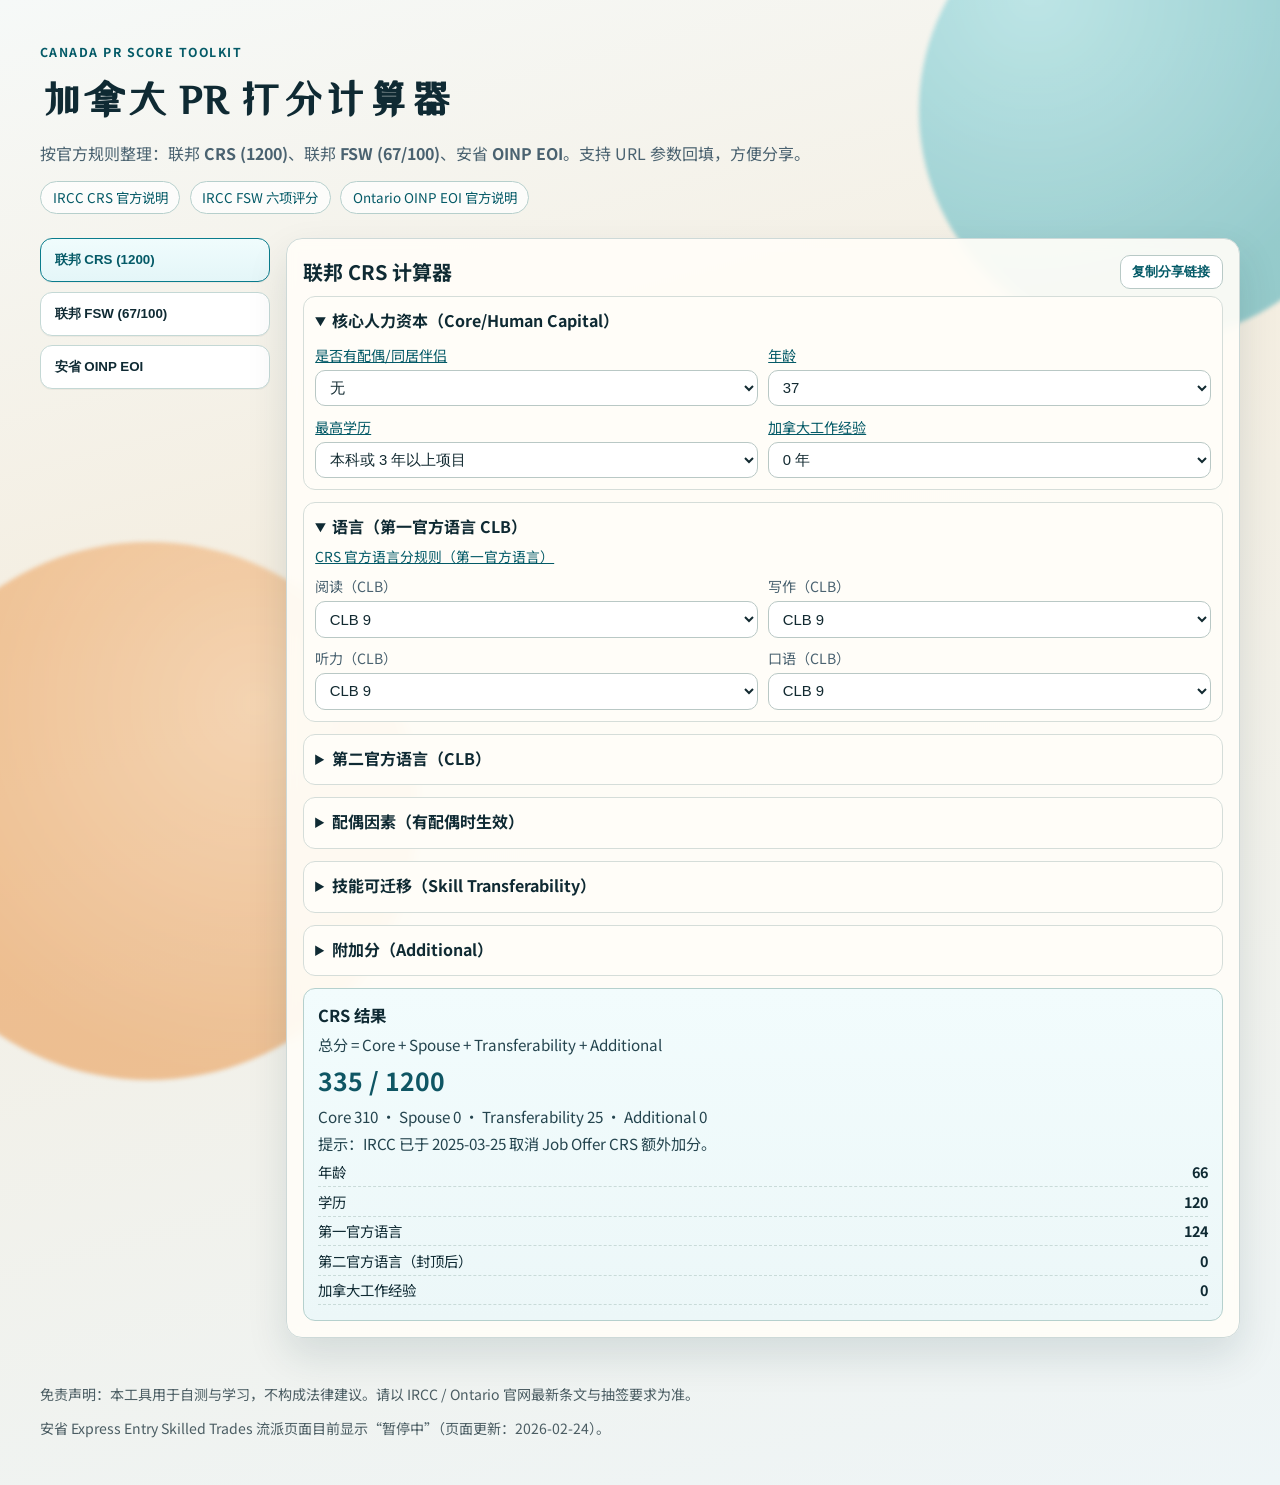
<file: index.html>
<!doctype html>
<html lang="zh-CN">
  <head>
    <meta charset="UTF-8" />
    <meta name="viewport" content="width=device-width, initial-scale=1.0" />
    <title>加拿大移民打分计算器（联邦 + 安省）</title>
    <meta
      name="description"
      content="中文加拿大移民打分计算器：联邦 CRS、联邦 FSW 67 分、安省 OINP EOI。支持 URL 参数回填和分享链接。"
    />
    <link rel="preconnect" href="https://fonts.googleapis.com" />
    <link rel="preconnect" href="https://fonts.gstatic.com" crossorigin />
    <link
      href="https://fonts.googleapis.com/css2?family=Noto+Sans+SC:wght@400;500;700&family=ZCOOL+XiaoWei&display=swap"
      rel="stylesheet"
    />
    <link rel="stylesheet" href="styles.css" />
  </head>
  <body>
    <div class="bg-shape bg-shape-a" aria-hidden="true"></div>
    <div class="bg-shape bg-shape-b" aria-hidden="true"></div>

    <header class="hero container">
      <p class="eyebrow">Canada PR Score Toolkit</p>
      <h1>加拿大 PR 打分计算器</h1>
      <p class="subtitle">
        按官方规则整理：联邦 <strong>CRS (1200)</strong>、联邦 <strong>FSW (67/100)</strong>、安省
        <strong>OINP EOI</strong>。支持 URL 参数回填，方便分享。
      </p>
      <div class="source-strip">
        <a href="https://www.canada.ca/en/immigration-refugees-citizenship/services/immigrate-canada/express-entry/check-score/crs-criteria.html" target="_blank" rel="noopener noreferrer">IRCC CRS 官方说明</a>
        <a href="https://www.canada.ca/en/immigration-refugees-citizenship/services/immigrate-canada/express-entry/eligibility/federal-skilled-workers/six-selection-factors-federal-skilled-workers.html" target="_blank" rel="noopener noreferrer">IRCC FSW 六项评分</a>
        <a href="https://www.ontario.ca/page/ontario-immigrant-nominee-program-expression-interest-system-streams" target="_blank" rel="noopener noreferrer">Ontario OINP EOI 官方说明</a>
      </div>
    </header>

    <main class="container main-grid">
      <aside class="tool-nav" aria-label="计算器切换">
        <button class="tool-tab is-active" data-tool="crs">联邦 CRS (1200)</button>
        <button class="tool-tab" data-tool="fsw">联邦 FSW (67/100)</button>
        <button class="tool-tab" data-tool="oinp">安省 OINP EOI</button>
      </aside>

      <section class="tool-panel is-active" id="tool-crs" data-tool-panel="crs">
        <div class="panel-head">
          <h2>联邦 CRS 计算器</h2>
          <button type="button" class="ghost-btn" data-copy-link>复制分享链接</button>
        </div>

        <form id="form-crs" class="calc-form" autocomplete="off">
          <details open>
            <summary>核心人力资本（Core/Human Capital）</summary>
            <div class="field-grid">
              <label class="field">
                <span><a href="https://www.canada.ca/en/immigration-refugees-citizenship/services/immigrate-canada/express-entry/check-score/crs-criteria.html#spouse" target="_blank" rel="noopener noreferrer">是否有配偶/同居伴侣</a></span>
                <select id="crs_has_spouse" data-param="crs_has_spouse">
                  <option value="0">无</option>
                  <option value="1">有</option>
                </select>
              </label>

              <label class="field">
                <span><a href="https://www.canada.ca/en/immigration-refugees-citizenship/services/immigrate-canada/express-entry/check-score/crs-criteria.html#spouse" target="_blank" rel="noopener noreferrer">年龄</a></span>
                <select id="crs_age" data-param="crs_age">
                  <option value="17">17 或以下</option>
                  <option value="18">18</option>
                  <option value="19">19</option>
                  <option value="20">20</option>
                  <option value="21">21</option>
                  <option value="22">22</option>
                  <option value="23">23</option>
                  <option value="24">24</option>
                  <option value="25">25</option>
                  <option value="26">26</option>
                  <option value="27">27</option>
                  <option value="28">28</option>
                  <option value="29">29</option>
                  <option value="30">30</option>
                  <option value="31">31</option>
                  <option value="32">32</option>
                  <option value="33">33</option>
                  <option value="34">34</option>
                  <option value="35">35</option>
                  <option value="36">36</option>
                  <option value="37" selected>37</option>
                  <option value="38">38</option>
                  <option value="39">39</option>
                  <option value="40">40</option>
                  <option value="41">41</option>
                  <option value="42">42</option>
                  <option value="43">43</option>
                  <option value="44">44</option>
                  <option value="45">45+</option>
                </select>
              </label>

              <label class="field">
                <span><a href="https://www.canada.ca/en/immigration-refugees-citizenship/services/immigrate-canada/express-entry/check-score/crs-criteria.html#spouse" target="_blank" rel="noopener noreferrer">最高学历</a></span>
                <select id="crs_education" data-param="crs_education">
                  <option value="less_secondary">低于高中</option>
                  <option value="secondary">高中</option>
                  <option value="one_year">1 年专科/证书</option>
                  <option value="two_year">2 年专科</option>
                  <option value="bachelor" selected>本科或 3 年以上项目</option>
                  <option value="two_or_more">两段以上学历（至少一段 3 年+）</option>
                  <option value="master_or_professional">硕士/执业学位</option>
                  <option value="phd">博士</option>
                </select>
              </label>

              <label class="field">
                <span><a href="https://www.canada.ca/en/immigration-refugees-citizenship/services/immigrate-canada/express-entry/check-score/crs-criteria.html#spouse" target="_blank" rel="noopener noreferrer">加拿大工作经验</a></span>
                <select id="crs_canadian_exp" data-param="crs_canadian_exp">
                  <option value="0" selected>0 年</option>
                  <option value="1">1 年</option>
                  <option value="2">2 年</option>
                  <option value="3">3 年</option>
                  <option value="4">4 年</option>
                  <option value="5">5 年及以上</option>
                </select>
              </label>
            </div>
          </details>

          <details open>
            <summary>语言（第一官方语言 CLB）</summary>
            <p class="hint-link">
              <a href="https://www.canada.ca/en/immigration-refugees-citizenship/services/immigrate-canada/express-entry/check-score/crs-criteria.html#spouse" target="_blank" rel="noopener noreferrer">CRS 官方语言分规则（第一官方语言）</a>
            </p>
            <div class="field-grid">
              <label class="field"><span>阅读（CLB）</span><select id="crs_l1_r" data-param="crs_l1_r"></select></label>
              <label class="field"><span>写作（CLB）</span><select id="crs_l1_w" data-param="crs_l1_w"></select></label>
              <label class="field"><span>听力（CLB）</span><select id="crs_l1_l" data-param="crs_l1_l"></select></label>
              <label class="field"><span>口语（CLB）</span><select id="crs_l1_s" data-param="crs_l1_s"></select></label>
            </div>
          </details>

          <details>
            <summary>第二官方语言（CLB）</summary>
            <p class="hint-link">
              <a href="https://www.canada.ca/en/immigration-refugees-citizenship/services/immigrate-canada/express-entry/check-score/crs-criteria.html#spouse" target="_blank" rel="noopener noreferrer">CRS 官方语言分规则（第二官方语言）</a>
            </p>
            <div class="field-grid">
              <label class="field"><span>阅读（CLB）</span><select id="crs_l2_r" data-param="crs_l2_r"></select></label>
              <label class="field"><span>写作（CLB）</span><select id="crs_l2_w" data-param="crs_l2_w"></select></label>
              <label class="field"><span>听力（CLB）</span><select id="crs_l2_l" data-param="crs_l2_l"></select></label>
              <label class="field"><span>口语（CLB）</span><select id="crs_l2_s" data-param="crs_l2_s"></select></label>
            </div>
          </details>

          <details>
            <summary>配偶因素（有配偶时生效）</summary>
            <p class="hint-link">
              <a href="https://www.canada.ca/en/immigration-refugees-citizenship/services/immigrate-canada/express-entry/check-score/crs-criteria.html#spouse" target="_blank" rel="noopener noreferrer">CRS 配偶因素官方说明</a>
            </p>
            <div class="field-grid">
              <label class="field">
                <span>配偶学历</span>
                <select id="crs_spouse_education" data-param="crs_spouse_education">
                  <option value="less_secondary">低于高中</option>
                  <option value="secondary" selected>高中</option>
                  <option value="one_year">1 年专科/证书</option>
                  <option value="two_year">2 年专科</option>
                  <option value="bachelor">本科或 3 年以上项目</option>
                  <option value="two_or_more">两段以上学历（至少一段 3 年+）</option>
                  <option value="master_or_professional">硕士/执业学位</option>
                  <option value="phd">博士</option>
                </select>
              </label>
              <label class="field">
                <span>配偶加拿大工作经验</span>
                <select id="crs_spouse_canadian_exp" data-param="crs_spouse_canadian_exp">
                  <option value="0" selected>0 年</option>
                  <option value="1">1 年</option>
                  <option value="2">2 年</option>
                  <option value="3">3 年</option>
                  <option value="4">4 年</option>
                  <option value="5">5 年及以上</option>
                </select>
              </label>
              <label class="field"><span>配偶阅读（CLB）</span><select id="crs_sp_l_r" data-param="crs_sp_l_r"></select></label>
              <label class="field"><span>配偶写作（CLB）</span><select id="crs_sp_l_w" data-param="crs_sp_l_w"></select></label>
              <label class="field"><span>配偶听力（CLB）</span><select id="crs_sp_l_l" data-param="crs_sp_l_l"></select></label>
              <label class="field"><span>配偶口语（CLB）</span><select id="crs_sp_l_s" data-param="crs_sp_l_s"></select></label>
            </div>
          </details>

          <details>
            <summary>技能可迁移（Skill Transferability）</summary>
            <p class="hint-link">
              <a href="https://www.canada.ca/en/immigration-refugees-citizenship/services/immigrate-canada/express-entry/check-score/crs-criteria.html#skill" target="_blank" rel="noopener noreferrer">CRS 可迁移因素官方表</a>
            </p>
            <div class="field-grid">
              <label class="field">
                <span>海外工作经验</span>
                <select id="crs_foreign_exp" data-param="crs_foreign_exp">
                  <option value="0" selected>0 年</option>
                  <option value="1">1-2 年</option>
                  <option value="3">3 年及以上</option>
                </select>
              </label>
              <label class="field">
                <span>是否有技工资格证（Certificate of Qualification）</span>
                <select id="crs_trade_cert" data-param="crs_trade_cert">
                  <option value="0" selected>无</option>
                  <option value="1">有</option>
                </select>
              </label>
            </div>
          </details>

          <details>
            <summary>附加分（Additional）</summary>
            <p class="hint-link">
              <a href="https://www.canada.ca/en/immigration-refugees-citizenship/services/immigrate-canada/express-entry/check-score/crs-criteria.html#extra" target="_blank" rel="noopener noreferrer">CRS 附加分官方表</a>
            </p>
            <div class="field-grid">
              <label class="field">
                <span>加拿大兄弟姐妹（18+，公民/PR）</span>
                <select id="crs_sibling" data-param="crs_sibling">
                  <option value="0" selected>否</option>
                  <option value="1">是（+15）</option>
                </select>
              </label>
              <label class="field">
                <span>加拿大教育经历</span>
                <select id="crs_canadian_edu" data-param="crs_canadian_edu">
                  <option value="none" selected>无</option>
                  <option value="one_or_two_year">1-2 年课程（+15）</option>
                  <option value="three_plus_year">3 年及以上（+30）</option>
                </select>
              </label>
              <label class="field">
                <span>法语附加分（NCLC/CLB 组合）</span>
                <select id="crs_french_bonus" data-param="crs_french_bonus">
                  <option value="none" selected>无</option>
                  <option value="nclc7_englow">法语 NCLC7+ 且英语 CLB≤4/未测（+25）</option>
                  <option value="nclc7_eng5">法语 NCLC7+ 且英语 CLB≥5（+50）</option>
                </select>
              </label>
              <label class="field">
                <span>省提名（PNP Nomination）</span>
                <select id="crs_pnp" data-param="crs_pnp">
                  <option value="0" selected>无</option>
                  <option value="1">有（+600）</option>
                </select>
              </label>
            </div>
          </details>
        </form>

        <div class="result-card" id="crs-result" aria-live="polite"></div>
      </section>

      <section class="tool-panel" id="tool-fsw" data-tool-panel="fsw">
        <div class="panel-head">
          <h2>联邦 FSW 67 分计算器</h2>
          <button type="button" class="ghost-btn" data-copy-link>复制分享链接</button>
        </div>

        <form id="form-fsw" class="calc-form" autocomplete="off">
          <div class="field-grid">
            <label class="field">
              <span><a href="https://www.canada.ca/en/immigration-refugees-citizenship/services/immigrate-canada/express-entry/eligibility/federal-skilled-workers/six-selection-factors-federal-skilled-workers.html#age" target="_blank" rel="noopener noreferrer">年龄（最高 12）</a></span>
              <select id="fsw_age" data-param="fsw_age">
                <option value="17">17 或以下</option>
                <option value="18">18</option>
                <option value="19">19</option>
                <option value="20">20</option>
                <option value="21">21</option>
                <option value="22">22</option>
                <option value="23">23</option>
                <option value="24">24</option>
                <option value="25">25</option>
                <option value="26">26</option>
                <option value="27">27</option>
                <option value="28">28</option>
                <option value="29">29</option>
                <option value="30">30</option>
                <option value="31">31</option>
                <option value="32">32</option>
                <option value="33">33</option>
                <option value="34">34</option>
                <option value="35">35</option>
                <option value="36">36</option>
                <option value="37" selected>37</option>
                <option value="38">38</option>
                <option value="39">39</option>
                <option value="40">40</option>
                <option value="41">41</option>
                <option value="42">42</option>
                <option value="43">43</option>
                <option value="44">44</option>
                <option value="45">45</option>
                <option value="46">46</option>
                <option value="47">47+</option>
              </select>
            </label>

            <label class="field">
              <span><a href="https://www.canada.ca/en/immigration-refugees-citizenship/services/immigrate-canada/express-entry/eligibility/federal-skilled-workers/six-selection-factors-federal-skilled-workers.html#education" target="_blank" rel="noopener noreferrer">学历（最高 25）</a></span>
              <select id="fsw_education" data-param="fsw_education">
                <option value="less_secondary">低于高中</option>
                <option value="secondary">高中</option>
                <option value="one_year">1 年专科/证书</option>
                <option value="two_year">2 年专科</option>
                <option value="bachelor" selected>本科或 3 年以上项目</option>
                <option value="two_or_more">两段以上学历（至少一段 3 年+）</option>
                <option value="master_or_professional">硕士/执业学位</option>
                <option value="phd">博士</option>
              </select>
            </label>

            <label class="field">
              <span><a href="https://www.canada.ca/en/immigration-refugees-citizenship/services/immigrate-canada/express-entry/eligibility/federal-skilled-workers/six-selection-factors-federal-skilled-workers.html#work" target="_blank" rel="noopener noreferrer">工作经验（最高 15）</a></span>
              <select id="fsw_work_years" data-param="fsw_work_years">
                <option value="0" selected>不足 1 年</option>
                <option value="1">1 年</option>
                <option value="2">2-3 年</option>
                <option value="4">4-5 年</option>
                <option value="6">6 年及以上</option>
              </select>
            </label>

            <label class="field">
              <span><a href="https://www.canada.ca/en/immigration-refugees-citizenship/services/immigrate-canada/express-entry/eligibility/federal-skilled-workers/six-selection-factors-federal-skilled-workers.html#employment" target="_blank" rel="noopener noreferrer">加拿大安排就业（最高 10）</a></span>
              <select id="fsw_arranged_employment" data-param="fsw_arranged_employment">
                <option value="0" selected>无</option>
                <option value="1">有（+10）</option>
              </select>
            </label>
          </div>

          <details open>
            <summary>第一官方语言（最高 24）</summary>
            <p class="hint-link">
              <a href="https://www.canada.ca/en/immigration-refugees-citizenship/services/immigrate-canada/express-entry/eligibility/federal-skilled-workers/six-selection-factors-federal-skilled-workers.html#language" target="_blank" rel="noopener noreferrer">FSW 语言分官方说明</a>
            </p>
            <div class="field-grid">
              <label class="field"><span>阅读 CLB</span><select id="fsw_l1_r" data-param="fsw_l1_r"></select></label>
              <label class="field"><span>写作 CLB</span><select id="fsw_l1_w" data-param="fsw_l1_w"></select></label>
              <label class="field"><span>听力 CLB</span><select id="fsw_l1_l" data-param="fsw_l1_l"></select></label>
              <label class="field"><span>口语 CLB</span><select id="fsw_l1_s" data-param="fsw_l1_s"></select></label>
            </div>
          </details>

          <div class="field-grid">
            <label class="field">
              <span><a href="https://www.canada.ca/en/immigration-refugees-citizenship/services/immigrate-canada/express-entry/eligibility/federal-skilled-workers/six-selection-factors-federal-skilled-workers.html#language" target="_blank" rel="noopener noreferrer">第二官方语言（最高 4）</a></span>
              <select id="fsw_second_lang" data-param="fsw_second_lang">
                <option value="0" selected>任一能力低于 CLB5（+0）</option>
                <option value="1">四项均 CLB5+（+4）</option>
              </select>
            </label>
          </div>

          <details>
            <summary>适应力 Adaptability（总上限 10）</summary>
            <p class="hint-link">
              <a href="https://www.canada.ca/en/immigration-refugees-citizenship/services/immigrate-canada/express-entry/eligibility/federal-skilled-workers/six-selection-factors-federal-skilled-workers.html#adaptability" target="_blank" rel="noopener noreferrer">FSW 适应力官方说明</a>
            </p>
            <div class="check-grid">
              <label><input type="checkbox" id="fsw_adapt_spouse_lang" data-param="fsw_adapt_spouse_lang" /> 配偶语言 CLB4+（+5）</label>
              <label><input type="checkbox" id="fsw_adapt_study_ca" data-param="fsw_adapt_study_ca" /> 你在加拿大读书（+5）</label>
              <label><input type="checkbox" id="fsw_adapt_spouse_study_ca" data-param="fsw_adapt_spouse_study_ca" /> 配偶在加拿大读书（+5）</label>
              <label><input type="checkbox" id="fsw_adapt_work_ca" data-param="fsw_adapt_work_ca" /> 你在加拿大工作（+10）</label>
              <label><input type="checkbox" id="fsw_adapt_spouse_work_ca" data-param="fsw_adapt_spouse_work_ca" /> 配偶在加拿大工作（+5）</label>
              <label><input type="checkbox" id="fsw_adapt_arranged" data-param="fsw_adapt_arranged" /> 你有 arranged employment（+5）</label>
              <label><input type="checkbox" id="fsw_adapt_relative" data-param="fsw_adapt_relative" /> 加拿大近亲属（+5）</label>
            </div>
          </details>
        </form>

        <div class="result-card" id="fsw-result" aria-live="polite"></div>
      </section>

      <section class="tool-panel" id="tool-oinp" data-tool-panel="oinp">
        <div class="panel-head">
          <h2>安省 OINP EOI 计算器</h2>
          <button type="button" class="ghost-btn" data-copy-link>复制分享链接</button>
        </div>

        <p class="tip">
          说明：此处按 OINP EOI 公布因子计算五个流派；安省 Express Entry（HCP/FSSW/Skilled Trades）不走这套 EOI 分表。
          <a href="https://www.ontario.ca/page/ontarios-express-entry-system-streams" target="_blank" rel="noopener noreferrer">查看官方说明</a>
        </p>

        <form id="form-oinp" class="calc-form" autocomplete="off">
          <div class="field-grid">
            <label class="field">
              <span><a href="https://www.ontario.ca/page/ontario-immigrant-nominee-program-expression-interest-system-streams" target="_blank" rel="noopener noreferrer">选择流派</a></span>
              <select id="oinp_stream" data-param="oinp_stream">
                <option value="fw">Employer Job Offer: Foreign Worker</option>
                <option value="ids">Employer Job Offer: In-Demand Skills</option>
                <option value="is" selected>Employer Job Offer: International Student</option>
                <option value="masters">Masters Graduate</option>
                <option value="phd">PhD Graduate</option>
              </select>
            </label>
          </div>

          <details open>
            <summary>就业 / 劳动力因素</summary>
            <p class="hint-link"><a href="https://www.ontario.ca/page/ontario-immigrant-nominee-program-expression-interest-system-streams" target="_blank" rel="noopener noreferrer">EOI 就业因素官方说明</a></p>
            <div class="field-grid">
              <label class="field">
                <span>Job Offer: NOC TEER</span>
                <select id="oinp_teer" data-param="oinp_teer">
                  <option value="teer01" selected>TEER 0/1（10）</option>
                  <option value="teer23">TEER 2/3（8）</option>
                  <option value="teer45">TEER 4/5（0）</option>
                </select>
              </label>

              <label class="field">
                <span>Job Offer: Broad Occupational Category</span>
                <select id="oinp_broad" data-param="oinp_broad">
                  <option value="cat023" selected>Category 0/2/3（10）</option>
                  <option value="cat7">Category 7（7）</option>
                  <option value="cat19">Category 1/9（5）</option>
                  <option value="cat48">Category 4/8（4）</option>
                  <option value="cat56">Category 5/6（3）</option>
                </select>
              </label>

              <label class="field">
                <span>Job Offer: Wage</span>
                <select id="oinp_wage" data-param="oinp_wage">
                  <option value="40" selected>≥ $40/h（10）</option>
                  <option value="35">$35-$39.99（8）</option>
                  <option value="30">$30-$34.99（7）</option>
                  <option value="25">$25-$29.99（6）</option>
                  <option value="20">$20-$24.99（5）</option>
                  <option value="lt20">&lt; $20（0）</option>
                </select>
              </label>

              <label class="field">
                <span>Work/Study Permit Status</span>
                <select id="oinp_permit" data-param="oinp_permit">
                  <option value="valid" selected>有效（10）</option>
                  <option value="invalid">无有效身份（0）</option>
                </select>
              </label>

              <label class="field">
                <span>Job Tenure with Employer</span>
                <select id="oinp_tenure" data-param="oinp_tenure">
                  <option value="ge6" selected>同岗位 ≥ 6 个月（3）</option>
                  <option value="lt6">&lt; 6 个月 / 未在岗（0）</option>
                </select>
              </label>

              <label class="field">
                <span>Earnings History (CRA NOA)</span>
                <select id="oinp_earnings" data-param="oinp_earnings">
                  <option value="ge40" selected>某一年 ≥ $40k（3）</option>
                  <option value="lt40">&lt; $40k（0）</option>
                </select>
              </label>
            </div>
          </details>

          <details>
            <summary>教育因素</summary>
            <p class="hint-link"><a href="https://www.ontario.ca/page/ontario-immigrant-nominee-program-expression-interest-system-streams" target="_blank" rel="noopener noreferrer">EOI 教育因素官方说明</a></p>
            <div class="field-grid">
              <label class="field">
                <span>Highest Level of Education</span>
                <select id="oinp_edu" data-param="oinp_edu">
                  <option value="phdmd">PhD / M.D.（10）</option>
                  <option value="masters" selected>Masters（8）</option>
                  <option value="bachelor">Bachelors（6）</option>
                  <option value="grad_diploma">Graduate Diploma/Certificate（6）</option>
                  <option value="undergrad">Undergraduate Diploma/Certificate（5）</option>
                  <option value="trade">Apprenticeship/Trades（5）</option>
                  <option value="less">Less than college/trade（0）</option>
                </select>
              </label>

              <label class="field">
                <span>Field of Study</span>
                <select id="oinp_field" data-param="oinp_field">
                  <option value="stem" selected>STEM/Health/Trades（12）</option>
                  <option value="business">Business/Social/Legal/Education 等（6）</option>
                  <option value="arts">Arts/BHASE/n.e.c（0）</option>
                </select>
              </label>

              <label class="field">
                <span>Canadian Education Experience</span>
                <select id="oinp_can_edu" data-param="oinp_can_edu">
                  <option value="multi">多于一个加拿大学历（10）</option>
                  <option value="one" selected>一个加拿大学历（5）</option>
                  <option value="none">无（0）</option>
                </select>
              </label>
            </div>
          </details>

          <details>
            <summary>语言因素</summary>
            <p class="hint-link"><a href="https://www.ontario.ca/page/ontario-immigrant-nominee-program-expression-interest-system-streams" target="_blank" rel="noopener noreferrer">EOI 语言因素官方说明</a></p>
            <div class="field-grid">
              <label class="field">
                <span>Official Language Ability</span>
                <select id="oinp_lang" data-param="oinp_lang">
                  <option value="clb9" selected>CLB 9+（10）</option>
                  <option value="clb8">CLB 8（6）</option>
                  <option value="clb7">CLB 7（4）</option>
                  <option value="clb6">CLB 6 或以下（0）</option>
                </select>
              </label>
              <label class="field">
                <span>Knowledge of Official Languages</span>
                <select id="oinp_official" data-param="oinp_official">
                  <option value="two" selected>双语（10）</option>
                  <option value="one">单语（5）</option>
                </select>
              </label>
            </div>
          </details>

          <details>
            <summary>区域化因素（Regionalization）</summary>
            <p class="hint-link"><a href="https://www.ontario.ca/page/ontario-immigrant-nominee-program-expression-interest-system-streams" target="_blank" rel="noopener noreferrer">EOI 区域因素官方说明</a></p>
            <div class="field-grid">
              <label class="field">
                <span>Location of Job Offer</span>
                <select id="oinp_job_region" data-param="oinp_job_region">
                  <option value="north" selected>Northern Ontario（10）</option>
                  <option value="outside_gta">GTA 外（不含北安省）（8）</option>
                  <option value="gta_no_tor">GTA 内（不含多伦多）（3）</option>
                  <option value="toronto">Toronto（0）</option>
                </select>
              </label>
              <label class="field">
                <span>Location of Study</span>
                <select id="oinp_study_region" data-param="oinp_study_region">
                  <option value="north" selected>Northern Ontario（10）</option>
                  <option value="outside_gta">GTA 外（不含北安省）（8）</option>
                  <option value="gta_no_tor">GTA 内（不含多伦多）（3）</option>
                  <option value="toronto">Toronto（0）</option>
                  <option value="no_inperson">无面授（0）</option>
                </select>
              </label>
            </div>
          </details>
        </form>

        <div class="result-card" id="oinp-result" aria-live="polite"></div>
      </section>
    </main>

    <footer class="container footer-note">
      <p>
        免责声明：本工具用于自测与学习，不构成法律建议。请以 IRCC / Ontario 官网最新条文与抽签要求为准。
      </p>
      <p>
        安省 Express Entry Skilled Trades 流派页面目前显示“暂停中”（页面更新：2026-02-24）。
      </p>
    </footer>

    <script src="app.js"></script>
  </body>
</html>
</file>
<file: styles.css>
:root {
  --bg: #f7f5ef;
  --surface: #fffdf8;
  --surface-strong: #ffffff;
  --ink: #0f2a33;
  --muted: #4a6270;
  --primary: #0a7c8c;
  --primary-strong: #045a67;
  --accent: #ea7d28;
  --border: #d5ddd9;
  --shadow: 0 18px 40px rgba(11, 47, 56, 0.12);
  --radius: 16px;
}

* {
  box-sizing: border-box;
}

html,
body {
  margin: 0;
  padding: 0;
  min-height: 100%;
}

body {
  background: linear-gradient(165deg, #f6f9f8 0%, #f4eee1 35%, #eef5f7 100%);
  color: var(--ink);
  font-family: "Noto Sans SC", "PingFang SC", "Microsoft YaHei", sans-serif;
  line-height: 1.45;
}

.bg-shape {
  position: fixed;
  border-radius: 999px;
  filter: blur(2px);
  opacity: 0.55;
  z-index: -1;
}

.bg-shape-a {
  width: 36vw;
  height: 36vw;
  min-width: 320px;
  min-height: 320px;
  background: radial-gradient(circle at 25% 25%, #8ed8df, #48adb9 70%);
  top: -120px;
  right: -100px;
}

.bg-shape-b {
  width: 42vw;
  height: 42vw;
  min-width: 380px;
  min-height: 380px;
  background: radial-gradient(circle at 70% 30%, #f4be8a, #e9964a 70%);
  bottom: -180px;
  left: -120px;
}

.container {
  width: min(1200px, calc(100% - 2rem));
  margin-inline: auto;
}

.hero {
  padding: 2.75rem 0 1.5rem;
}

.eyebrow {
  margin: 0;
  text-transform: uppercase;
  letter-spacing: 0.12em;
  font-size: 0.77rem;
  color: var(--primary-strong);
  font-weight: 700;
}

.hero h1 {
  margin: 0.45rem 0 0;
  font-family: "ZCOOL XiaoWei", "STKaiti", serif;
  font-size: clamp(1.7rem, 3.2vw, 2.7rem);
  letter-spacing: 0.02em;
}

.subtitle {
  max-width: 900px;
  margin: 0.85rem 0 0;
  color: var(--muted);
}

.source-strip {
  display: flex;
  flex-wrap: wrap;
  gap: 0.6rem;
  margin-top: 1rem;
}

.source-strip a {
  display: inline-flex;
  align-items: center;
  padding: 0.36rem 0.72rem;
  border-radius: 999px;
  text-decoration: none;
  font-size: 0.84rem;
  border: 1px solid #b6cfcc;
  color: var(--primary-strong);
  background: rgba(255, 255, 255, 0.72);
}

.source-strip a:hover {
  border-color: var(--primary);
  color: var(--primary);
}

.main-grid {
  display: grid;
  grid-template-columns: 230px 1fr;
  gap: 1rem;
  align-items: start;
  padding-bottom: 2rem;
}

.tool-nav {
  position: sticky;
  top: 1rem;
  display: grid;
  gap: 0.6rem;
}

.tool-tab {
  appearance: none;
  border: 1px solid #c4d8d5;
  background: var(--surface-strong);
  color: var(--ink);
  border-radius: 12px;
  padding: 0.75rem 0.85rem;
  text-align: left;
  font-weight: 600;
  cursor: pointer;
  box-shadow: 0 1px 0 rgba(0, 0, 0, 0.04);
}

.tool-tab:hover {
  border-color: var(--primary);
}

.tool-tab.is-active {
  border-color: var(--primary);
  background: linear-gradient(180deg, #f0fcfd 0%, #e4f6f8 100%);
  color: var(--primary-strong);
}

.tool-panel {
  display: none;
  border: 1px solid #cdd9d8;
  border-radius: var(--radius);
  background: rgba(255, 253, 248, 0.92);
  backdrop-filter: blur(6px);
  box-shadow: var(--shadow);
  padding: 1rem;
}

.tool-panel.is-active {
  display: block;
}

.panel-head {
  display: flex;
  justify-content: space-between;
  align-items: center;
  gap: 0.8rem;
  margin-bottom: 0.45rem;
}

.panel-head h2 {
  margin: 0;
  font-size: 1.25rem;
}

.ghost-btn {
  appearance: none;
  border: 1px solid #b8c9c6;
  background: white;
  color: var(--primary-strong);
  border-radius: 10px;
  padding: 0.42rem 0.72rem;
  cursor: pointer;
  font-weight: 600;
}

.ghost-btn:hover {
  border-color: var(--primary);
}

.tip {
  margin: 0.4rem 0 0.8rem;
  padding: 0.65rem 0.75rem;
  border-left: 4px solid var(--accent);
  background: #fff8ef;
  border-radius: 8px;
  color: #5a4636;
  font-size: 0.92rem;
}

.tip a,
.hint-link a,
.field span a {
  color: var(--primary-strong);
}

.calc-form details {
  border: 1px solid var(--border);
  border-radius: 12px;
  background: var(--surface);
  margin-bottom: 0.75rem;
  padding: 0.55rem 0.7rem 0.7rem;
}

.calc-form details > summary {
  cursor: pointer;
  font-weight: 700;
  padding: 0.2rem 0;
}

.field-grid {
  display: grid;
  grid-template-columns: repeat(2, minmax(220px, 1fr));
  gap: 0.65rem;
  margin-top: 0.6rem;
}

.field {
  display: grid;
  gap: 0.28rem;
}

.field span {
  font-size: 0.88rem;
  color: var(--muted);
}

.field select {
  width: 100%;
  border: 1px solid #b9c8c5;
  border-radius: 10px;
  background: #fff;
  color: #122a31;
  padding: 0.52rem 0.6rem;
  font-size: 0.93rem;
}

.field select:focus {
  outline: 2px solid #8cd4db;
  outline-offset: 1px;
}

.check-grid {
  margin-top: 0.6rem;
  display: grid;
  grid-template-columns: repeat(2, minmax(220px, 1fr));
  gap: 0.42rem 0.8rem;
}

.check-grid label {
  font-size: 0.92rem;
  color: #294149;
}

.hint-link {
  margin: 0.32rem 0 0;
  font-size: 0.86rem;
}

.result-card {
  border: 1px solid #b5d0cd;
  border-radius: 12px;
  background: linear-gradient(180deg, #f2fcfd 0%, #ecf7f8 100%);
  margin-top: 0.7rem;
  padding: 0.9rem;
}

.result-card h3 {
  margin: 0;
  font-size: 1.03rem;
}

.score-line {
  margin-top: 0.35rem;
  font-size: 0.95rem;
  color: #24444e;
}

.score-total {
  margin-top: 0.5rem;
  font-size: 1.55rem;
  font-weight: 700;
  color: #0f5664;
}

.status-ok,
.status-warn {
  display: inline-block;
  margin-top: 0.5rem;
  padding: 0.26rem 0.54rem;
  border-radius: 999px;
  font-size: 0.86rem;
  font-weight: 700;
}

.status-ok {
  color: #0f5f2e;
  background: #ddf4e7;
  border: 1px solid #a8d8be;
}

.status-warn {
  color: #6a3f00;
  background: #ffe9cb;
  border: 1px solid #efb876;
}

.result-list {
  margin: 0.5rem 0 0;
  padding: 0;
  list-style: none;
  display: grid;
  gap: 0.28rem;
}

.result-list li {
  display: flex;
  justify-content: space-between;
  gap: 0.8rem;
  border-bottom: 1px dashed #c9dbd9;
  padding-bottom: 0.2rem;
  font-size: 0.9rem;
}

.footer-note {
  padding: 0 0 2rem;
  color: #4b5d63;
  font-size: 0.88rem;
}

@media (max-width: 1020px) {
  .main-grid {
    grid-template-columns: 1fr;
  }

  .tool-nav {
    position: static;
    grid-template-columns: repeat(3, minmax(0, 1fr));
  }

  .tool-tab {
    text-align: center;
  }
}

@media (max-width: 760px) {
  .field-grid,
  .check-grid {
    grid-template-columns: 1fr;
  }

  .panel-head {
    flex-direction: column;
    align-items: flex-start;
  }

  .tool-nav {
    grid-template-columns: 1fr;
  }
}
</file>
